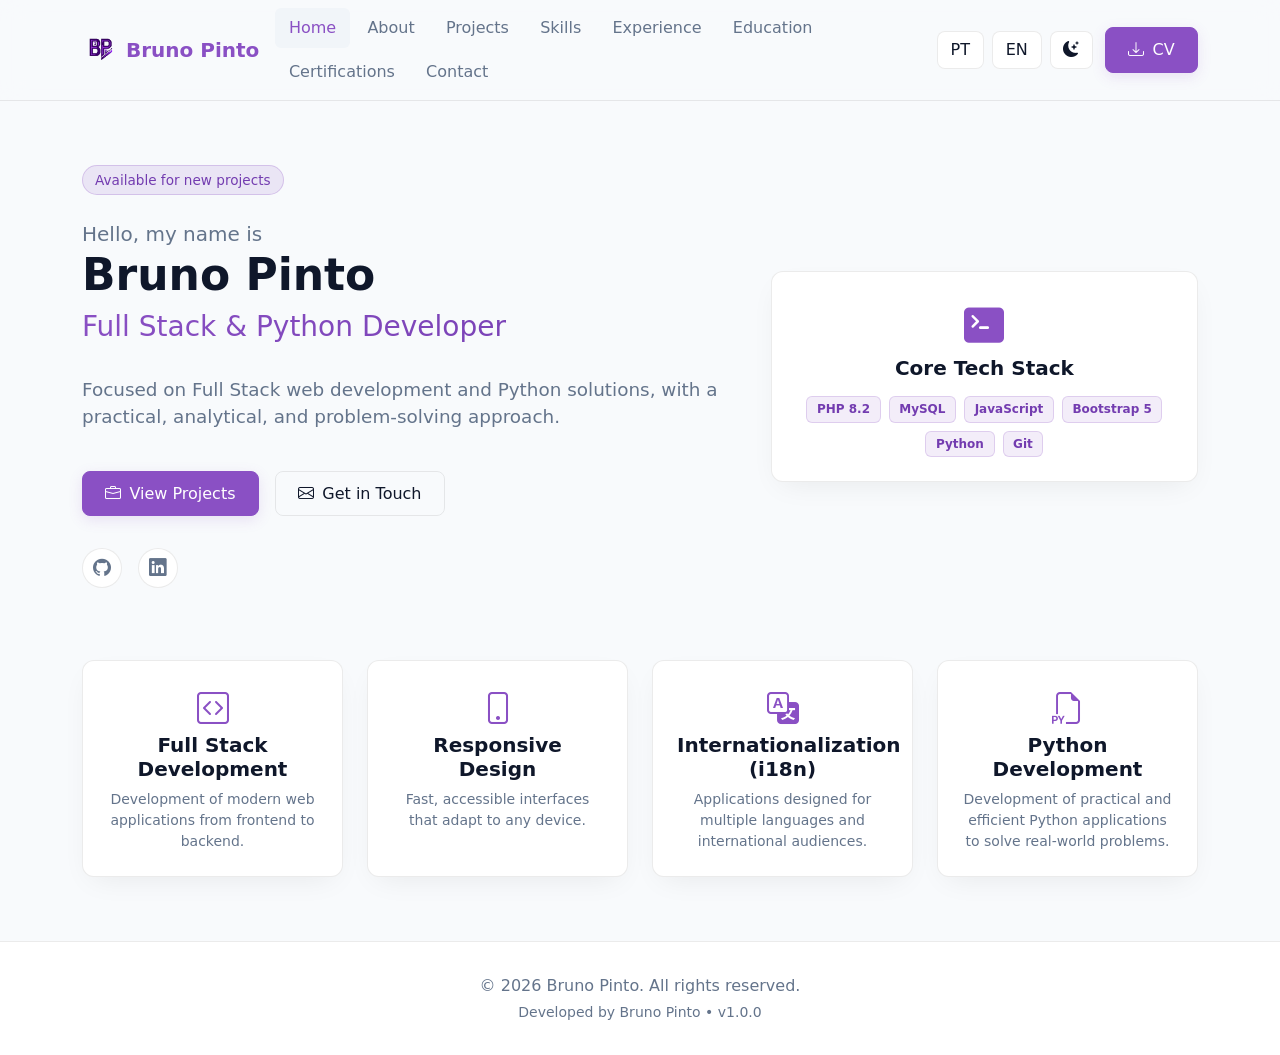
<file: index.html>
<!DOCTYPE html>
<html lang="en" data-bs-theme="light">
<head>
  <meta charset="UTF-8">
  <meta name="viewport" content="width=device-width, initial-scale=1.0">
  <title data-i18n="meta.title"></title>
  <meta name="description" content="" data-i18n-attr="content:meta.description">
  <meta name="author" content="Bruno Pinto">
  <meta property="og:title" content="Bruno Pinto">
  <meta property="og:description" content="" data-i18n-attr="content:meta.description">
  <meta property="og:image" content="assets/images/og-preview.webp">
  <meta property="og:type" content="website">
  <meta http-equiv="Cache-Control" content="no-cache, no-store, must-revalidate">
  <meta http-equiv="Pragma" content="no-cache">
  <meta http-equiv="Expires" content="0">

  <link rel="icon" type="image/x-icon" href="assets/images/favicon/favicon.png">
  <link rel="stylesheet" href="https://cdn.jsdelivr.net/npm/bootstrap@5.3.2/dist/css/bootstrap.min.css">
  <link rel="stylesheet" href="https://cdn.jsdelivr.net/npm/bootstrap-icons@1.11.3/font/bootstrap-icons.min.css">
  <link rel="stylesheet" href="assets/css/style.css?v=1.0.1">
  <link rel="stylesheet" href="assets/css/components.css?v=1.0.1">
  <link rel="stylesheet" href="assets/css/pages.css?v=1.0.1">
</head>
<body class="bp-body">

  <header class="sticky-top">
    <nav class="navbar navbar-expand-lg bp-navbar">
      <div class="container">
        <a class="navbar-brand bp-navbar-brand d-flex align-items-center gap-2" href="#home" data-route="home">
          <img src="assets/images/logo.png" alt="Bruno Pinto Logo" height="36" class="rounded">
          <span>Bruno Pinto</span>
        </a>

        <button class="navbar-toggler bp-btn-outline p-2 border-0" type="button" data-bs-toggle="collapse" data-bs-target="#bp-navbar-nav" aria-controls="bp-navbar-nav" aria-expanded="false" data-i18n-attr="aria-label:common.menu_toggle_aria">
          <i class="bi bi-list fs-3"></i>
        </button>

        <div class="collapse navbar-collapse" id="bp-navbar-nav">
          <ul class="navbar-collapse nav ms-auto mb-2 mb-lg-0 gap-1 align-items-lg-center">
            <li class="nav-item">
              <a class="nav-link bp-nav-link" href="#home" data-route="home" data-i18n="nav.home"></a>
            </li>
            <li class="nav-item">
              <a class="nav-link bp-nav-link" href="#about" data-route="about" data-i18n="nav.about"></a>
            </li>
            <li class="nav-item">
              <a class="nav-link bp-nav-link" href="#projects" data-route="projects" data-i18n="nav.projects"></a>
            </li>
            <li class="nav-item">
              <a class="nav-link bp-nav-link" href="#skills" data-route="skills" data-i18n="nav.skills"></a>
            </li>
            <li class="nav-item">
              <a class="nav-link bp-nav-link" href="#experience" data-route="experience" data-i18n="nav.experience"></a>
            </li>
            <li class="nav-item">
              <a class="nav-link bp-nav-link" href="#education" data-route="education" data-i18n="nav.education"></a>
            </li>
            <li class="nav-item">
              <a class="nav-link bp-nav-link" href="#certifications" data-route="certifications" data-i18n="nav.certifications"></a>
            </li>
            <li class="nav-item">
              <a class="nav-link bp-nav-link" href="#contact" data-route="contact" data-i18n="nav.contact"></a>
            </li>
          </ul>

          <div class="d-flex align-items-center gap-2 ms-lg-3 mt-3 mt-lg-0">
            <button class="bp-lang-btn" data-lang="pt" data-i18n-attr="aria-label:common.lang_pt">PT</button>
            <button class="bp-lang-btn" data-lang="en" data-i18n-attr="aria-label:common.lang_en">EN</button>
            <button id="bp-theme-toggle" class="bp-theme-toggle" data-i18n-attr="aria-label:common.theme_toggle_aria">
              <i class="bi bi-sun-fill"></i>
            </button>
            <a id="bp-cv-download-btn" href="assets/documents/EN/Bruno_Pinto_EN_CV.pdf" target="_blank" rel="noopener noreferrer" class="bp-btn-primary btn-sm ms-1" aria-label="CV">
              <i class="bi bi-download"></i> CV
            </a>
          </div>
        </div>
      </div>
    </nav>
  </header>

  <main id="bp-page" class="flex-grow-1"></main>

  <footer class="bp-footer">
    <div class="container text-center">
      <p class="mb-1 bp-text-muted">
        &copy; <span id="bp-current-year"></span> Bruno Pinto. <span data-i18n="footer.rights"></span>
      </p>
      <p class="small bp-text-muted mb-0">
        <span data-i18n="footer.developed_by"></span> &bull; <span data-i18n="footer.version"></span>
      </p>
    </div>
  </footer>

  <button id="bp-scroll-top" class="bp-scroll-top" data-i18n-attr="aria-label:common.scroll_top_aria">
    <i class="bi bi-arrow-up-short fs-2"></i>
  </button>

  <script src="https://cdn.jsdelivr.net/npm/bootstrap@5.3.2/dist/js/bootstrap.bundle.min.js"></script>
  <script src="assets/js/i18n.js?v=1.0.1"></script>
  <script src="assets/js/data.js?v=1.0.1"></script>
  <script src="assets/js/router.js?v=1.0.1"></script>
  <script src="assets/js/ui.js?v=1.0.1"></script>
  <script src="assets/js/main.js?v=1.0.1"></script>
</body>
</html>
</file>
<file: assets/css/style.css>
:root, [data-bs-theme="dark"] {
  --bp-bg-main: #0B0F14;
  --bp-bg-surface: #151A22;
  --bp-bg-surface-hover: #1E2631;
  --bp-text-main: #F8FAFC;
  --bp-text-muted: #94A3B8;
  --bp-primary: #8A50C4;
  --bp-primary-hover: #A66BE8;
  --bp-accent-secondary: #613092;
  --bp-glow: rgba(138, 80, 196, 0.25);
  --bp-border-color: rgba(255, 255, 255, 0.08);
  --bp-card-shadow: 0 10px 30px -10px rgba(0, 0, 0, 0.5);
  --bp-transition: all 0.3s cubic-bezier(0.4, 0, 0.2, 1);
}

[data-bs-theme="light"] {
  --bp-bg-main: #F8FAFC;
  --bp-bg-surface: #FFFFFF;
  --bp-bg-surface-hover: #F1F5F9;
  --bp-text-main: #0F172A;
  --bp-text-muted: #64748B;
  --bp-primary: #8A50C4;
  --bp-primary-hover: #733CB0;
  --bp-accent-secondary: #613092;
  --bp-glow: rgba(138, 80, 196, 0.15);
  --bp-border-color: rgba(0, 0, 0, 0.08);
  --bp-card-shadow: 0 10px 30px -10px rgba(0, 0, 0, 0.08);
}

body.bp-body {
  background-color: var(--bp-bg-main);
  color: var(--bp-text-main);
  font-family: system-ui, -apple-system, "Segoe UI", Roboto, "Helvetica Neue", Arial, sans-serif;
  transition: var(--bp-transition);
  min-height: 100vh;
  display: flex;
  flex-direction: column;
}

.bp-bg-main {
  background-color: var(--bp-bg-main) !important;
}

.bp-bg-surface {
  background-color: var(--bp-bg-surface) !important;
}

.bp-text-primary {
  color: var(--bp-primary) !important;
}

.bp-text-main {
  color: var(--bp-text-main) !important;
}

.bp-text-muted {
  color: var(--bp-text-muted) !important;
}

.bp-border {
  border: 1px solid var(--bp-border-color) !important;
}

.bp-btn-primary {
  background-color: var(--bp-primary);
  color: #FFFFFF;
  border: 1px solid var(--bp-primary);
  padding: 0.6rem 1.4rem;
  border-radius: 0.5rem;
  font-weight: 500;
  transition: var(--bp-transition);
  box-shadow: 0 4px 14px var(--bp-glow);
  text-decoration: none;
  display: inline-flex;
  align-items: center;
  justify-content: center;
  gap: 0.5rem;
}

.bp-btn-primary:hover,
.bp-btn-primary:focus {
  background-color: var(--bp-primary-hover);
  border-color: var(--bp-primary-hover);
  color: #FFFFFF;
  box-shadow: 0 6px 20px var(--bp-glow);
}

.bp-btn-outline {
  background-color: transparent;
  color: var(--bp-text-main);
  border: 1px solid var(--bp-border-color);
  padding: 0.6rem 1.4rem;
  border-radius: 0.5rem;
  font-weight: 500;
  transition: var(--bp-transition);
  text-decoration: none;
  display: inline-flex;
  align-items: center;
  justify-content: center;
  gap: 0.5rem;
}

.bp-btn-outline:hover,
.bp-btn-outline:focus {
  background-color: var(--bp-bg-surface-hover);
  border-color: var(--bp-primary);
  color: var(--bp-primary);
}

.bp-card {
  background-color: var(--bp-bg-surface);
  border: 1px solid var(--bp-border-color);
  border-radius: 0.75rem;
  padding: 1.5rem;
  transition: var(--bp-transition);
  box-shadow: var(--bp-card-shadow);
}

.bp-card:hover {
  border-color: var(--bp-primary);
  box-shadow: 0 12px 30px var(--bp-glow);
  transform: translateY(-2px);
}

.bp-badge {
  display: inline-flex;
  align-items: center;
  padding: 0.25rem 0.75rem;
  font-size: 0.85rem;
  font-weight: 500;
  border-radius: 9999px;
  background-color: rgba(138, 80, 196, 0.12);
  color: var(--bp-primary-hover);
  border: 1px solid rgba(138, 80, 196, 0.25);
}

.bp-glow-effect {
  box-shadow: 0 0 25px var(--bp-glow);
}

.bp-transition {
  transition: var(--bp-transition);
}
</file>
<file: assets/css/components.css>
.bp-navbar {
  background-color: rgba(15, 23, 42, 0.85);
  backdrop-filter: blur(12px);
  -webkit-backdrop-filter: blur(12px);
  border-bottom: 1px solid var(--bp-border-color);
  transition: var(--bp-transition);
}

[data-bs-theme="dark"] .bp-navbar {
  background-color: rgba(11, 15, 20, 0.85);
}

[data-bs-theme="light"] .bp-navbar {
  background-color: rgba(248, 250, 252, 0.85);
}

.bp-navbar-brand {
  font-weight: 700;
  font-size: 1.25rem;
  color: var(--bp-text-main);
  text-decoration: none;
  display: flex;
  align-items: center;
  gap: 0.5rem;
}

.bp-navbar-brand span {
  color: var(--bp-primary);
}

.bp-nav-link {
  color: var(--bp-text-muted);
  font-weight: 500;
  text-decoration: none;
  padding: 0.5rem 0.85rem;
  border-radius: 0.375rem;
  transition: var(--bp-transition);
}

.bp-nav-link:hover,
.bp-nav-link.bp-is-active {
  color: var(--bp-primary-hover);
  background-color: var(--bp-bg-surface-hover);
}

.bp-hero {
  padding: 4rem 0 2rem 0;
}

.bp-hero-title {
  font-size: 2.75rem;
  font-weight: 800;
  line-height: 1.2;
  color: var(--bp-text-main);
}

.bp-hero-highlight {
  color: var(--bp-primary);
  background: linear-gradient(135deg, var(--bp-primary), var(--bp-primary-hover));
  background-clip: text;
  -webkit-background-clip: text;
  -webkit-text-fill-color: transparent;
}

.bp-hero-description {
  font-size: 1.15rem;
  color: var(--bp-text-muted);
  max-width: 650px;
}

.bp-project-card {
  background-color: var(--bp-bg-surface);
  border: 1px solid var(--bp-border-color);
  border-radius: 0.75rem;
  overflow: hidden;
  transition: var(--bp-transition);
  display: flex;
  flex-direction: column;
  height: 100%;
}

.bp-project-card:hover {
  border-color: var(--bp-primary);
  box-shadow: 0 10px 25px var(--bp-glow);
  transform: translateY(-3px);
}

.bp-project-img-wrapper {
  overflow: hidden;
  position: relative;
  aspect-ratio: 16 / 9;
  background-color: var(--bp-bg-surface-hover);
}

.bp-project-img {
  width: 100%;
  height: 100%;
  object-fit: cover;
  transition: transform 0.4s ease;
}

.bp-project-card:hover .bp-project-img {
  transform: scale(1.05);
}

.bp-project-title {
  font-size: 1.25rem;
  font-weight: 700;
  color: var(--bp-text-main);
  margin-bottom: 0.5rem;
}

.bp-project-tech-stack {
  display: flex;
  flex-wrap: wrap;
  gap: 0.35rem;
}

.bp-tech-badge {
  font-size: 0.75rem;
  font-weight: 600;
  padding: 0.2rem 0.6rem;
  border-radius: 0.375rem;
  background-color: rgba(138, 80, 196, 0.1);
  color: var(--bp-primary-hover);
  border: 1px solid rgba(138, 80, 196, 0.2);
}

.bp-category-badge {
  font-size: 0.75rem;
  font-weight: 600;
  text-transform: uppercase;
  letter-spacing: 0.05em;
  padding: 0.2rem 0.6rem;
  border-radius: 9999px;
  background-color: var(--bp-bg-surface-hover);
  color: var(--bp-text-muted);
  border: 1px solid var(--bp-border-color);
}

.bp-timeline {
  position: relative;
  padding-left: 1.5rem;
  border-left: 2px solid var(--bp-border-color);
}

.bp-timeline-item {
  position: relative;
  margin-bottom: 2rem;
}

.bp-timeline-item:last-child {
  margin-bottom: 0;
}

.bp-timeline-dot {
  position: absolute;
  left: -1.95rem;
  top: 0.25rem;
  width: 0.85rem;
  height: 0.85rem;
  border-radius: 50%;
  background-color: var(--bp-primary);
  box-shadow: 0 0 10px var(--bp-glow);
}

.bp-timeline-content {
  background-color: var(--bp-bg-surface);
  border: 1px solid var(--bp-border-color);
  border-radius: 0.75rem;
  padding: 1.25rem;
  transition: var(--bp-transition);
}

.bp-timeline-content:hover {
  border-color: var(--bp-primary);
}

.bp-skill-card {
  background-color: var(--bp-bg-surface);
  border: 1px solid var(--bp-border-color);
  border-radius: 0.75rem;
  padding: 1.25rem;
  text-align: center;
  transition: var(--bp-transition);
}

.bp-skill-card:hover {
  border-color: var(--bp-primary);
  box-shadow: 0 8px 20px var(--bp-glow);
  transform: translateY(-2px);
}

.bp-skill-icon {
  font-size: 2rem;
  color: var(--bp-primary);
  margin-bottom: 0.5rem;
  transition: var(--bp-transition);
}

.bp-skill-card:hover .bp-skill-icon {
  color: var(--bp-primary-hover);
  transform: scale(1.1);
}

.bp-certificate-card {
  background-color: var(--bp-bg-surface);
  border: 1px solid var(--bp-border-color);
  border-radius: 0.75rem;
  overflow: hidden;
  transition: var(--bp-transition);
}

.bp-certificate-card:hover {
  border-color: var(--bp-primary);
  box-shadow: 0 8px 20px var(--bp-glow);
}

.bp-certificate-image {
  width: 100%;
  height: 180px;
  object-fit: cover;
  border-bottom: 1px solid var(--bp-border-color);
}

.bp-social-link {
  width: 2.5rem;
  height: 2.5rem;
  border-radius: 50%;
  background-color: var(--bp-bg-surface);
  border: 1px solid var(--bp-border-color);
  color: var(--bp-text-muted);
  display: inline-flex;
  align-items: center;
  justify-content: center;
  text-decoration: none;
  font-size: 1.1rem;
  transition: var(--bp-transition);
}

.bp-social-link:hover {
  color: var(--bp-primary);
  border-color: var(--bp-primary);
  box-shadow: 0 0 12px var(--bp-glow);
  transform: translateY(-2px);
}

.bp-form-control {
  background-color: var(--bp-bg-surface);
  border: 1px solid var(--bp-border-color);
  color: var(--bp-text-main);
  border-radius: 0.5rem;
  padding: 0.75rem 1rem;
  transition: var(--bp-transition);
}

.bp-form-control:focus {
  background-color: var(--bp-bg-surface);
  border-color: var(--bp-primary);
  color: var(--bp-text-main);
  box-shadow: 0 0 0 0.25rem var(--bp-glow);
  outline: none;
}

.bp-form-label {
  font-weight: 500;
  color: var(--bp-text-main);
  margin-bottom: 0.4rem;
}

.bp-theme-toggle,
.bp-lang-btn {
  background-color: var(--bp-bg-surface);
  border: 1px solid var(--bp-border-color);
  color: var(--bp-text-main);
  padding: 0.4rem 0.8rem;
  border-radius: 0.5rem;
  font-weight: 500;
  transition: var(--bp-transition);
  cursor: pointer;
  display: inline-flex;
  align-items: center;
  gap: 0.4rem;
}

.bp-theme-toggle:hover,
.bp-lang-btn:hover {
  border-color: var(--bp-primary);
  color: var(--bp-primary);
}

.bp-footer {
  background-color: var(--bp-bg-surface);
  border-top: 1px solid var(--bp-border-color);
  padding: 2rem 0;
  margin-top: auto;
}

.bp-is-active {
  color: var(--bp-primary) !important;
  border-color: var(--bp-primary) !important;
}

.bp-is-hidden {
  display: none !important;
}

.bp-is-loading {
  opacity: 0.6;
  pointer-events: none;
}

:focus-visible,
.bp-focus-visible:focus-visible {
  outline: 2px solid var(--bp-primary);
  outline-offset: 2px;
}
</file>
<file: assets/css/pages.css>
.bp-section {
  padding: 5rem 0;
  position: relative;
}

.bp-section--compact {
  padding: 3rem 0;
}

.bp-section--highlight {
  background-color: var(--bp-bg-surface);
  border-top: 1px solid var(--bp-border-color);
  border-bottom: 1px solid var(--bp-border-color);
}

.bp-section--dark {
  background-color: #070A0E;
}

.bp-section-header {
  margin-bottom: 3rem;
  text-align: center;
}

.bp-section-title {
  font-size: 2.25rem;
  font-weight: 800;
  color: var(--bp-text-main);
  margin-bottom: 0.5rem;
}

.bp-section-subtitle {
  font-size: 1.1rem;
  color: var(--bp-text-muted);
  max-width: 600px;
  margin: 0 auto;
}

.bp-hero-section {
  min-height: 85vh;
  display: flex;
  align-items: center;
  padding: 4rem 0;
}

.bp-hero-container {
  display: grid;
  grid-template-columns: 1.2fr 0.8fr;
  gap: 3rem;
  align-items: center;
}

.bp-hero-content {
  display: flex;
  flex-direction: column;
  gap: 1.5rem;
}

.bp-hero-actions {
  display: flex;
  flex-wrap: wrap;
  gap: 1rem;
  align-items: center;
}

.bp-hero-image {
  position: relative;
  display: flex;
  justify-content: center;
}

.bp-about-section {
  padding: 5rem 0;
}

.bp-about-grid {
  display: grid;
  grid-template-columns: 1fr 1fr;
  gap: 3rem;
  align-items: center;
}

.bp-about-content {
  display: flex;
  flex-direction: column;
  gap: 1.25rem;
}

.bp-about-highlights {
  display: grid;
  grid-template-columns: repeat(auto-fit, minmax(200px, 1fr));
  gap: 1rem;
  margin-top: 1.5rem;
}

.bp-projects-section {
  padding: 5rem 0;
}

.bp-projects-filters {
  display: flex;
  justify-content: center;
  flex-wrap: wrap;
  gap: 0.5rem;
  margin-bottom: 2.5rem;
}

.bp-projects-grid {
  display: grid;
  grid-template-columns: repeat(auto-fill, minmax(320px, 1fr));
  gap: 2rem;
}

.bp-projects-empty {
  text-align: center;
  padding: 4rem 1rem;
  color: var(--bp-text-muted);
}

.bp-experience-section {
  padding: 5rem 0;
}

.bp-experience-header {
  display: flex;
  justify-content: space-between;
  align-items: flex-start;
  flex-wrap: wrap;
  gap: 0.5rem;
  margin-bottom: 0.75rem;
}

.bp-experience-company {
  font-size: 1.15rem;
  font-weight: 700;
  color: var(--bp-primary-hover);
}

.bp-experience-meta {
  font-size: 0.875rem;
  color: var(--bp-text-muted);
  display: flex;
  gap: 1rem;
}

.bp-experience-technologies {
  display: flex;
  flex-wrap: wrap;
  gap: 0.4rem;
  margin-top: 1rem;
}

.bp-skills-section {
  padding: 5rem 0;
}

.bp-skills-category {
  margin-bottom: 3rem;
}

.bp-skills-list {
  display: grid;
  grid-template-columns: repeat(auto-fill, minmax(140px, 1fr));
  gap: 1.25rem;
}

.bp-certificates-section {
  padding: 5rem 0;
}

.bp-certificates-grid {
  display: grid;
  grid-template-columns: repeat(auto-fill, minmax(300px, 1fr));
  gap: 2rem;
}

.bp-certificate-meta {
  font-size: 0.85rem;
  color: var(--bp-text-muted);
  margin-bottom: 0.75rem;
}

.bp-certificate-actions {
  display: flex;
  gap: 0.5rem;
  margin-top: 1rem;
}

.bp-contact-wrapper {
  display: grid;
  grid-template-columns: 1fr 1.2fr;
  gap: 3rem;
}

.bp-scroll-top {
  position: fixed;
  bottom: 2rem;
  right: 2rem;
  width: 2.75rem;
  height: 2.75rem;
  border-radius: 50%;
  background-color: var(--bp-primary);
  color: #FFFFFF;
  border: none;
  display: flex;
  align-items: center;
  justify-content: center;
  box-shadow: 0 4px 15px var(--bp-glow);
  cursor: pointer;
  z-index: 1000;
  opacity: 0;
  visibility: hidden;
  transition: var(--bp-transition);
}

.bp-scroll-top.bp-is-active {
  opacity: 1;
  visibility: visible;
}

.bp-scroll-top:hover {
  background-color: var(--bp-primary-hover);
  transform: translateY(-3px);
}

.bp-loading-state {
  display: flex;
  flex-direction: column;
  align-items: center;
  justify-content: center;
  padding: 4rem 1rem;
  color: var(--bp-text-muted);
}

.bp-empty-state {
  text-align: center;
  padding: 3rem 1rem;
  background-color: var(--bp-bg-surface);
  border: 1px dashed var(--bp-border-color);
  border-radius: 0.75rem;
  color: var(--bp-text-muted);
}

.bp-error-state {
  text-align: center;
  padding: 3rem 1rem;
  background-color: rgba(220, 38, 38, 0.1);
  border: 1px solid rgba(220, 38, 38, 0.3);
  border-radius: 0.75rem;
  color: #EF4444;
}

@media (max-width: 992px) {
  .bp-hero-container {
    grid-template-columns: 1fr;
    text-align: center;
  }
  .bp-hero-description {
    margin: 0 auto;
  }
  .bp-hero-actions {
    justify-content: center;
  }
  .bp-about-grid {
    grid-template-columns: 1fr;
  }
  .bp-contact-wrapper {
    grid-template-columns: 1fr;
  }
}

@media (max-width: 768px) {
  .bp-section {
    padding: 3.5rem 0;
  }
  .bp-hero-title {
    font-size: 2.15rem;
  }
  .bp-section-title {
    font-size: 1.75rem;
  }
  .bp-projects-grid {
    grid-template-columns: 1fr;
  }
  .bp-certificates-grid {
    grid-template-columns: 1fr;
  }
}

@media (max-width: 576px) {
  .bp-skills-list {
    grid-template-columns: repeat(2, 1fr);
  }
  .bp-hero-actions {
    flex-direction: column;
    width: 100%;
  }
  .bp-hero-actions .bp-btn-primary,
  .bp-hero-actions .bp-btn-outline {
    width: 100%;
  }
}
</file>
